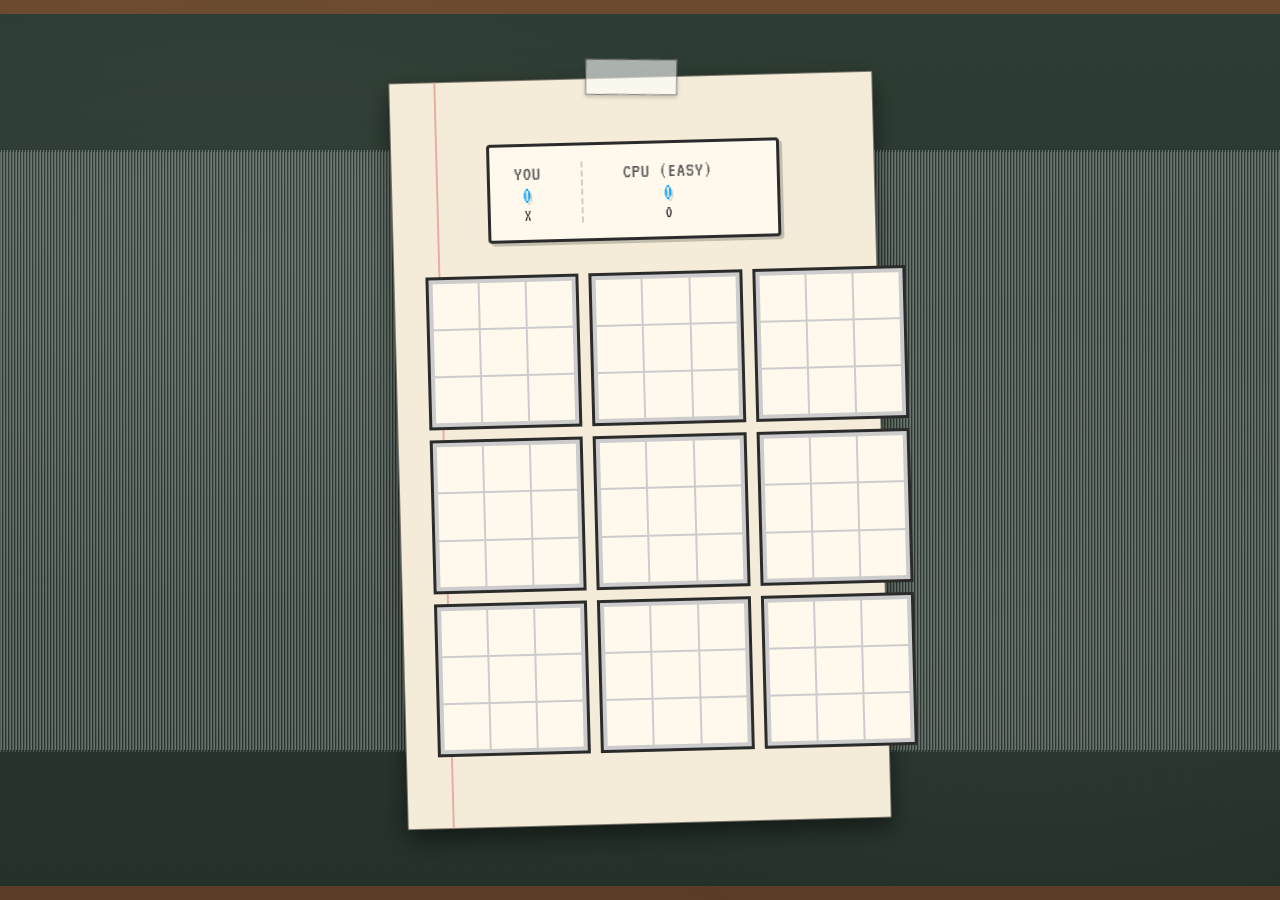
<file: PersonalJavaProject1-main/frontend/src/game.html>
<!DOCTYPE html>
<html lang="en">
<head>
  <meta charset="UTF-8">
  <title>MEGA TIC-TAC-TOE</title>
  <link rel="stylesheet" href="style.css">
</head>
<body>
  <div class="container">
    <h1 id="difficultyLabel"></h1>

    <div class="scoreboard" id="scoreboard">
      <div class="score-item">
        <span class="score-label" id = "scoreXLabel">Player X</span>
        <span class="score-value" id="scoreX">0</span>
        <span class="symbol-value" id="symbolX">X</span>

      </div>
      <div class="score-item">
        <span class="score-label" id="scoreOLabel">Player O</span>
        <span class="score-value" id="scoreO">0</span>
        <span class="symbol-value" id="symbolO">O</span>
      </div>
    </div>

    <div class="mega-board" id="megaBoard"></div>
    <p id="status"></p>
  </div>

  <div class="projector-overlay" id="projectorOverlay">
    <div class="projector-screen" id="projectorScreen">
      <h2 id="projectorMessage">Player X Wins!</h2>
      <div class="projector-scores">

        <div class="projector-score-item">
          <span id="projectorNameX">Player X</span>
          <span id="projectorScoreX">0</span>
        </div>

        <div class="projector-score-item">
          <span id="projectorNameO">Player O</span>
          <span id="projectorScoreO">0</span>
        </div>

      </div>
      <div class="projector-buttons">
        <button class="btn" id="restartBtn">Play Again</button>
        <a href="index.html" class="btn btn-secondary">Leave Game</a>
      </div>
    </div>
  </div>

  <script src="game.js"></script>
</body>
</html>
</file>
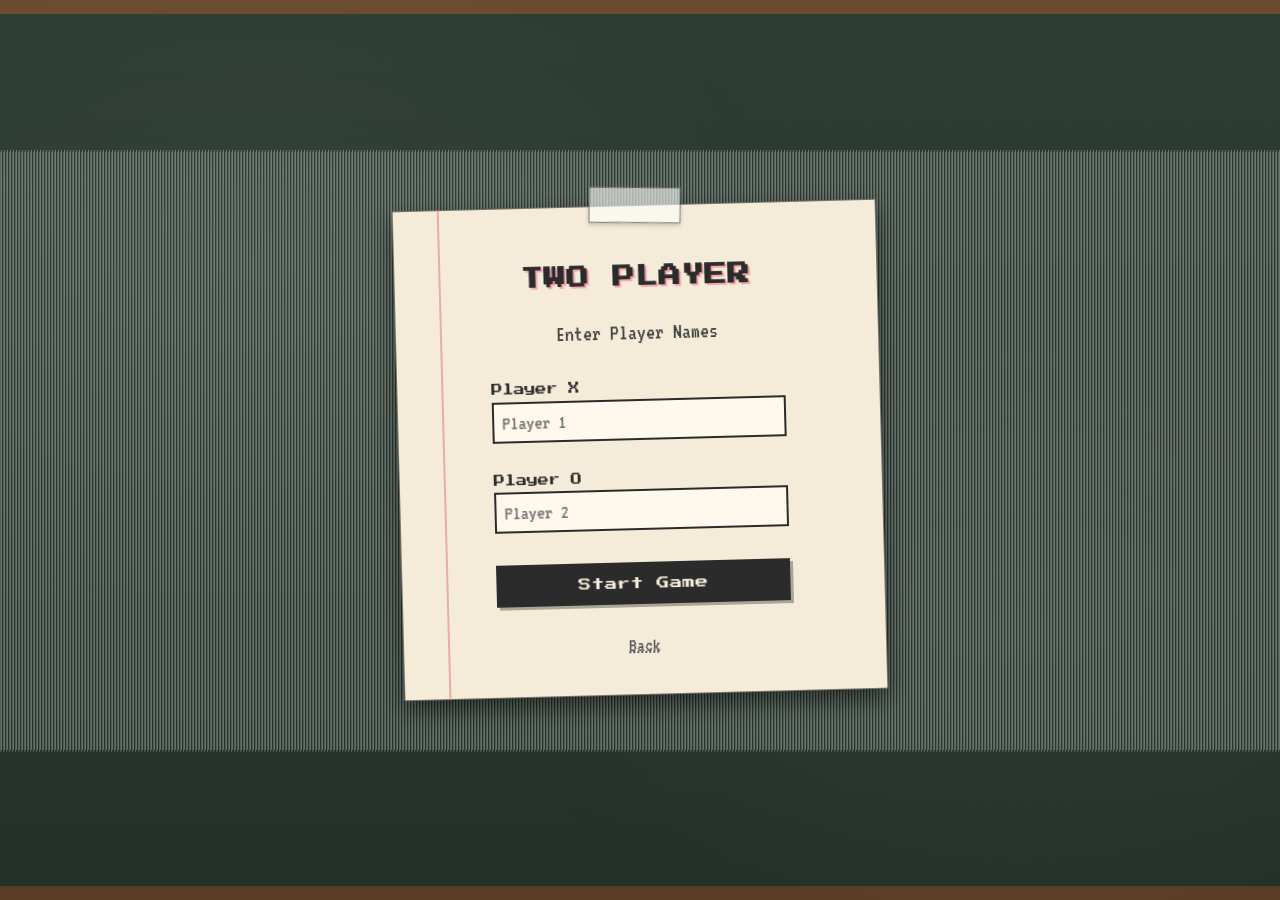
<file: PersonalJavaProject1-main/frontend/src/twoPlayer.html>
<!DOCTYPE html>
<html lang="en">
<head>
  <meta charset="UTF-8">
  <title>Two Player Mode</title>
  <link rel="stylesheet" href="style.css">
</head>
<body>
  <div class="container">
    <header>
      <h1>TWO PLAYER</h1>
      <p class="subtitle">Enter Player Names</p>
    </header>
    <main class="menu">
      <div class="name-field">
        <label for="playerX">Player X</label>
        <input type="text" id="playerX" placeholder="Player 1" maxlength="12">
      </div>

      <div class="name-field">
        <label for="playerO">Player O</label>
        <input type="text" id="playerO" placeholder="Player 2" maxlength="12">
      </div>

      <button id="startBtn" class="btn">Start Game</button>
    </main>

    <footer>
      <a href="index.html">Back</a>
    </footer>
  </div>

  <script src="twoPlayer.js"></script>
</body>
</html>
</file>
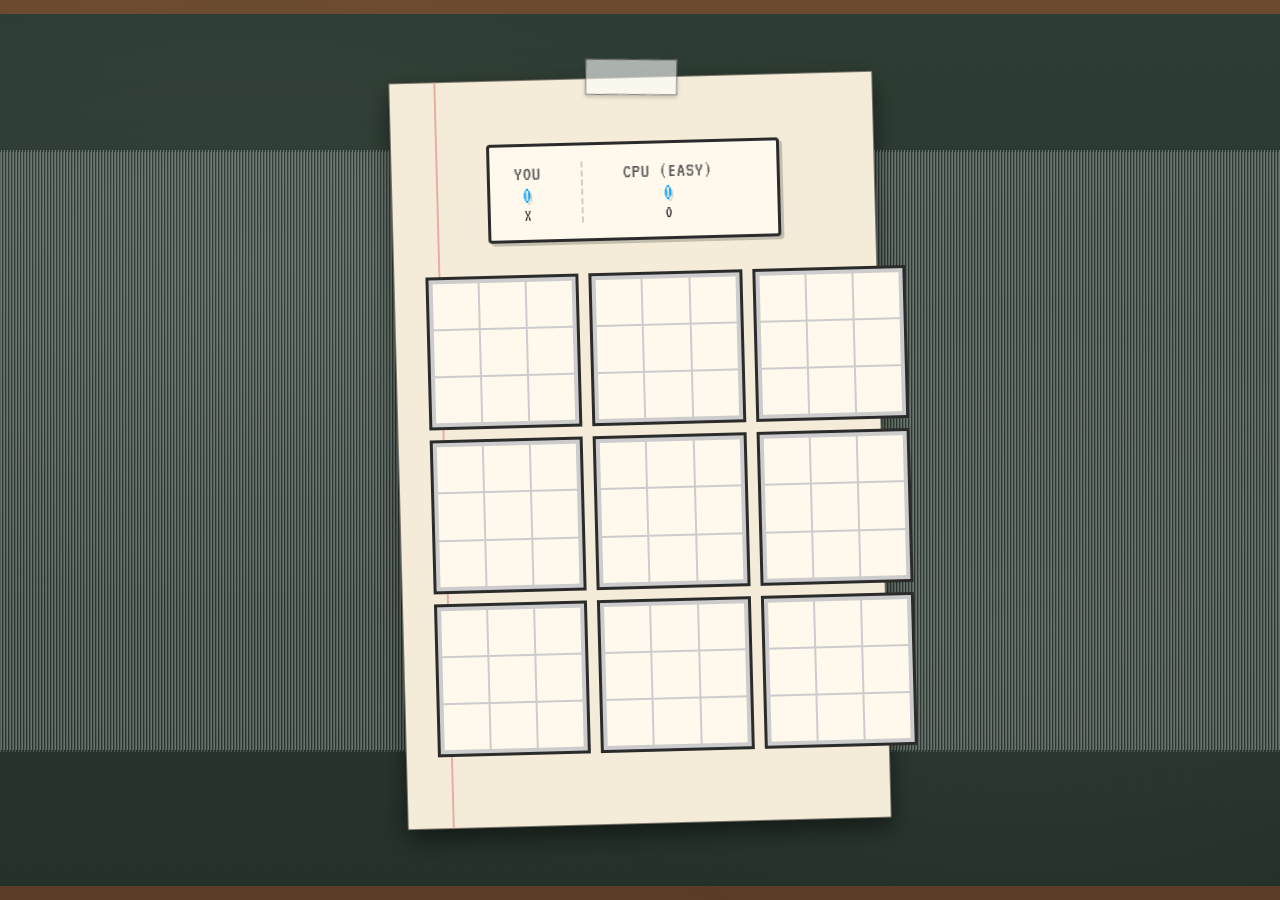
<file: PersonalJavaProject1-main/frontend/src/html/game.html>
<!DOCTYPE html>
<html lang="en">
<head>
  <meta charset="UTF-8">
  <title>MEGA TIC-TAC-TOE</title>
  <link rel="stylesheet" type="text/css" href="../css/style.css">
</head>
<body>
  <div class="container">
    <h1 id="difficultyLabel"></h1>

    <div class="scoreboard" id="scoreboard">
      <div class="score-item">
        <span class="score-label" id = "scoreXLabel">Player X</span>
        <span class="score-value" id="scoreX">0</span>
        <span class="symbol-value" id="symbolX">X</span>

      </div>
      <div class="score-item">
        <span class="score-label" id="scoreOLabel">Player O</span>
        <span class="score-value" id="scoreO">0</span>
        <span class="symbol-value" id="symbolO">O</span>
      </div>
    </div>

    <div class="mega-board" id="megaBoard"></div>
    <p id="status"></p>
  </div>

  <div class="projector-overlay" id="projectorOverlay">
    <div class="projector-screen" id="projectorScreen">
      <h2 id="projectorMessage">Player X Wins!</h2>
      <div class="projector-scores">

        <div class="projector-score-item">
          <span id="projectorNameX">Player X</span>
          <span id="projectorScoreX">0</span>
        </div>

        <div class="projector-score-item">
          <span id="projectorNameO">Player O</span>
          <span id="projectorScoreO">0</span>
        </div>

      </div>
      <div class="projector-buttons">
        <button class="btn" id="restartBtn">Play Again</button>
        <a href="index.html" class="btn btn-secondary">Leave Game</a>
      </div>
    </div>
  </div>

  <script src="../js/game.js"></script>  <!-- connects JS, always at the bottom -->
</body>
</html>
</file>
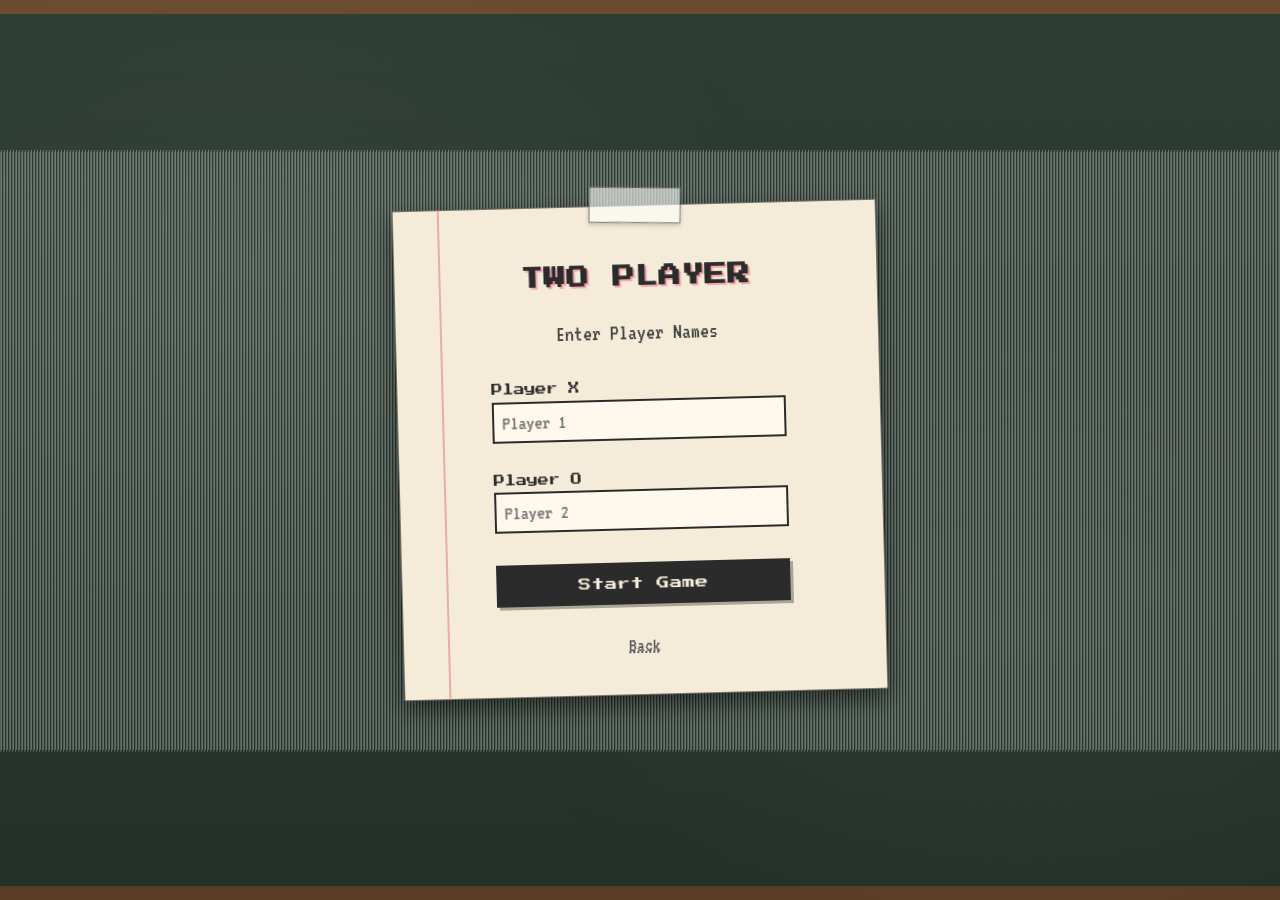
<file: PersonalJavaProject1-main/frontend/src/html/twoPlayer.html>
<!DOCTYPE html>
<html lang="en">
<head>
  <meta charset="UTF-8">
  <title>Two Player Mode</title>
  <link rel="stylesheet" type="text/css" href="../css/style.css">
</head>
<body>
  <div class="container">
    <header>
      <h1>TWO PLAYER</h1>
      <p class="subtitle">Enter Player Names</p>
    </header>
    <main class="menu">
      <div class="name-field">
        <label for="playerX">Player X</label>
        <input type="text" id="playerX" placeholder="Player 1" maxlength="12">
      </div>

      <div class="name-field">
        <label for="playerO">Player O</label>
        <input type="text" id="playerO" placeholder="Player 2" maxlength="12">
      </div>

      <button id="startBtn" class="btn">Start Game</button>
    </main>

    <footer>
      <a href="index.html">Back</a>
    </footer>
  </div>

  <script src="../js/twoPlayer.js"></script>  <!-- connects JS, always at the bottom -->
</body>
</html>
</file>
<file: PersonalJavaProject1-main/frontend/src/style.css>
/*imports the apis from google */
@import url('https://fonts.googleapis.com/css2?family=Press+Start+2P&family=VT323&display=swap');


/*FIXME: Organize the bodies in order and theme for easy access throughout the code */
body {
	background:
		radial-gradient(rgba(255, 255, 255, 0.3) 1px, transparent 1px),
		radial-gradient(rgba(255, 255, 255, 0.2) 1px, transparent 1px),
		linear-gradient(#2e3d33, #24312a);
	background-size: 3px, 3px, 5px, cover;
	background-position: 0 0, 2px 2px, center;
	color: #222;
	font-family: 'VT323', monospace;
	display: flex;
	justify-content: center;
	align-items: center;
	min-height: 100vh;
	margin: 0;

	border-top: 14px solid #6b4a2f;
	border-bottom: 14px solid #5a3d26;
	box-sizing: border-box;
}

body::before{
	content: "";
	position: fixed;
	inset: 0;
	background: 
		radial-gradient(ellipse at 20% 30%, rgba(255, 255, 255, 0.04), transparent 40%),
		radial-gradient(ellipse at 80% 70%, rgba(255, 255, 255, 0.03), transparent 40%);
	pointer-events: none;
}
/*board designs*/
.mega-board {
  display: grid;
  grid-template-columns: repeat(3, 1fr);
  grid-template-rows: repeat(3, 1fr);
  gap: 10px;
  width: 480px;
  margin: 2rem auto;
}

.mini-board {
  position: relative; /* needed so the overlay can be positioned inside it */
  display: grid;
  grid-template-columns: repeat(3, 1fr);
  grid-template-rows: repeat(3, 1fr);
  gap: 2px;
  background: #ccc;
  border: 3px solid #2b2b2b;
  padding: 4px;
}

/* highlights the mini-board the player must play in next */
.mini-board.active {
  border-color: #ffd166;
  box-shadow: 0 0 10px rgba(255, 209, 102, 0.6);
}

/* dims a mini-board once it's been won or tied */
.mini-board.won-X,
.mini-board.won-O,
.mini-board.tied {
  pointer-events: none;
}

.mini-board.won-X .cell,
.mini-board.won-O .cell,
.mini-board.tied .cell {
  opacity: 0.3;
}

.mini-board-overlay {
  position: absolute;
  inset: 0;
  display: flex;
  align-items: center;
  justify-content: center;
  font-family: 'Press Start 2P', cursive;
  font-size: 3.5rem;
  background: rgba(0, 0, 0, 0.15);
  pointer-events: none;
  z-index: 5;
}

.mini-board.won-X .mini-board-overlay {
  color: #ff004d;
}

.mini-board.won-O .mini-board-overlay {
  color: #00838f;
}

.mini-board.tied .mini-board-overlay {
  color: #754375;
  font-size: 2.5rem;
}

.cell {
  aspect-ratio: 1;
  background: #fff8ec;
  display: flex;
  align-items: center;
  justify-content: center;
  font-family: 'Press Start 2P', cursive;
  font-size: 1.2rem;
  cursor: pointer;
}

.cell:hover {
  background: #eee0c8;
}

.cell.taken {
  cursor: default;
}

.container{
	position: relative;
	width: 420px;
	padding: 2.5rem 2rem;
	text-align: center;
	background: 
		linear-gradient(#f4ecd8, #f4ecd8) padding-box,
		repeating-linear-gradient(to bottom, transparent 0, transparent 31px,
		#b9c9e0 32px);
	background-color: #f4ecd8;
	border-radius: 2px;
	box-shadow:
		0 10px 25px rgb(0, 0, 0, 0.5),
		inset 0 0 0 1px rgb(0, 0, 0, 0.5);
	transform: rotate(-1.5deg);
}

.container::before{
	content: "";
	position: absolute;
	top: 0;
	bottom: 0;
	left: 45px;
	width: 2px;
	background: #e0857e;
	opacity: 0.6;
}

.container::after{
	content: "";
	position: absolute;
	top: -18px;
	left: 50%;
	width: 90px;
	height: 34px;
	margin-left: -45px;
	background: rgb(255, 255, 255, 0.6);
	border: 1px solid rgb(0, 0, 0, 0.5);
	box-shadow: 0 2px 4px rgba(0, 0, 0, 0.2);
	transform: rotate(2deg);
}

.subtitle{
	font-size: 1.4rem;
	margin-bottom:  2rem;
	color: #444;
}

.menu{
	display: flex;
	flex-direction: column;
	gap: 1rem;
	align-items: center;
}

.btn{
	font-family: 'Press Start 2P', cursive;
  	font-size: 0.8rem;
  	color: #f4ecd8;
  	background: #2b2b2b;
  	text-decoration: none;
  	padding: 0.9rem 1.4rem;
	width: 70%;
  	border: none;
  	box-shadow: 3px 3px 0 rgb(0, 0, 0, 0.3);
  	transition: transform 0.1s;
}

.btn:hover{
	transform: translate(2px, 2px);
	box-shadow: 1px 1px 0 rgb(0, 0, 0, 0.3);
}
/*name fields for the two player mode */
.name-field {
  display: flex;
  flex-direction: column;
  gap: 0.4rem;
  width: 70%;
  margin-bottom: 1rem;
  text-align: left;
}

.name-field label {
  font-family: 'Press Start 2P', cursive;
  font-size: 0.7rem;
  color: #2b2b2b;
}

.name-field input {
  font-family: 'VT323', monospace;
  font-size: 1.3rem;
  padding: 0.5rem;
  border: 2px solid #2b2b2b;
  background: #fff8ec;
}

.name-field input:focus {
  outline: none;
  border-color: #ff004d;
}

.scoreboard{
	display: flex;
	justify-content: center;
	gap: 2.5rem;
	margin: 1.5rem auto;
	padding: 1rem 1.5rem;
	width: fit-content;
	background: #fff8ec;
	border: 3px solid #2b2b2b;
	border-radius: 4px;
	box-shadow: 3px 3px 0 rgb(0, 0, 0, 0.2);
}

.score-item{
	display: flex;
	flex-direction: column;
	align-items: center;
	font-family: 'VT323', monospace;
}

.score-label{
	font-family: 'VT323', monospace;
	font-size: 1.3rem;
	color: #555;
	text-transform: uppercase;
	letter-spacing: 1px;
}

.score-value{
	font-family: 'Pres Start 2P' cursive;
	font-size: 1.5rem;
	color: #00a6ff;
	text-shadow: 2px 2px 0 rgb(0, 0, 0, 0.15);
}

.scoreboard::after{
	content: ""
}

.score-item:not(:last-child) {
  border-right: 2px dashed #ccc;
  padding-right: 2.5rem;
}

header h1{
	font-family: 'Press Start 2P', cursive;
  	font-size: 1.4rem;
  	color: #2b2b2b;
  	text-shadow: 2px 2px 0 rgb(255, 0,77, 0.3);
  	letter-spacing: 1px;
  	margin-bottom: 1rem;
	line-height: 1.6;
}

.projector-overlay{
	position: fixed;
  	inset: 0;
  	background: rgba(0, 0, 0, 0.6);
  	display: none;
  	align-items: flex-start;
  	justify-content: center;
  	z-index: 100;
}

.projector-overlay.visible {
  display: flex;
}

.projector-screen {
  background: #f4ecd8;
  border: 4px solid #2b2b2b;
  border-top: none;
  border-radius: 0 0 8px 8px;
  padding: 2rem 2.5rem;
  width: 90%;
  max-width: 420px;
  text-align: center;
  box-shadow: 0 10px 30px rgba(0, 0, 0, 0.5);
  transform: translateY(-100%);
  animation: dropDown 0.6s cubic-bezier(0.34, 1.56, 0.64, 1) forwards;
}

@keyframes dropDown {
  to { transform: translateY(0); }
}

.projector-screen h2 {
  font-family: 'Press Start 2P', cursive;
  font-size: 1.3rem;
  color: #2b2b2b;
  margin-bottom: 1.5rem;
  line-height: 1.6;
}

.projector-scores {
  display: flex;
  justify-content: center;
  gap: 2.5rem;
  margin-bottom: 2rem;
}

.projector-score-item {
  display: flex;
  flex-direction: column;
  align-items: center;
  font-family: 'VT323', monospace;
  font-size: 1.3rem;
  color: #444;
}

.projector-score-item span:last-child {
  font-family: 'Press Start 2P', cursive;
  font-size: 1.6rem;
  color: #ff004d;
  margin-top: 0.4rem;
}

.projector-buttons {
  display: flex;
  flex-direction: column;
  gap: 0.8rem;
  align-items: center;
}

.btn-secondary {
  background: #888;
}

.btn.locked {
  background: #999;
  color: #ddd;
  cursor: not-allowed;
  box-shadow: none;
  pointer-events: none;
}

footer{
	margin-top: 2rem;
	display: flex;
	gap: 1.2rem;
	justify-content: center;
	font-size: 1.2rem;
}

footer a{
	color: #555;
	text-decoration: underline dotted;

}

footer a:hover{
	color: #ff004d;
}

h2 {
	font-size: 1.3em;
	text-align: center;
	color: #555;
}

p {
    font-size: 18px;
    color: #000000;
    text-align: center;
    line-height: 1.5;
    margin: 20px 0;
}

a {
	text-align: center;
}
</file>
<file: PersonalJavaProject1-main/frontend/src/css/style.css>
/*imports the apis from google */
@import url('https://fonts.googleapis.com/css2?family=Press+Start+2P&family=VT323&display=swap');


/*FIXME: Organize the bodies in order and theme for easy access throughout the code */
body {
	background:
		radial-gradient(rgba(255, 255, 255, 0.3) 1px, transparent 1px),
		radial-gradient(rgba(255, 255, 255, 0.2) 1px, transparent 1px),
		linear-gradient(#2e3d33, #24312a);
	background-size: 3px, 3px, 5px, cover;
	background-position: 0 0, 2px 2px, center;
	color: #222;
	font-family: 'VT323', monospace;
	display: flex;
	justify-content: center;
	align-items: center;
	min-height: 100vh;
	margin: 0;

	border-top: 14px solid #6b4a2f;
	border-bottom: 14px solid #5a3d26;
	box-sizing: border-box;
}

body::before{
	content: "";
	position: fixed;
	inset: 0;
	background: 
		radial-gradient(ellipse at 20% 30%, rgba(255, 255, 255, 0.04), transparent 40%),
		radial-gradient(ellipse at 80% 70%, rgba(255, 255, 255, 0.03), transparent 40%);
	pointer-events: none;
}
/*board designs*/
.mega-board {
  display: grid;
  grid-template-columns: repeat(3, 1fr);
  grid-template-rows: repeat(3, 1fr);
  gap: 10px;
  width: 480px;
  margin: 2rem auto;
}

.mini-board {
  position: relative; /* needed so the overlay can be positioned inside it */
  display: grid;
  grid-template-columns: repeat(3, 1fr);
  grid-template-rows: repeat(3, 1fr);
  gap: 2px;
  background: #ccc;
  border: 3px solid #2b2b2b;
  padding: 4px;
}

/* highlights the mini-board the player must play in next */
.mini-board.active {
  border-color: #ffd166;
  box-shadow: 0 0 10px rgba(255, 209, 102, 0.6);
}

/* dims a mini-board once it's been won or tied */
.mini-board.won-X,
.mini-board.won-O,
.mini-board.tied {
  pointer-events: none;
}

.mini-board.won-X .cell,
.mini-board.won-O .cell,
.mini-board.tied .cell {
  opacity: 0.3;
}

.mini-board-overlay {
  position: absolute;
  inset: 0;
  display: flex;
  align-items: center;
  justify-content: center;
  font-family: 'Press Start 2P', cursive;
  font-size: 3.5rem;
  background: rgba(0, 0, 0, 0.15);
  pointer-events: none;
  z-index: 5;
}

.mini-board.won-X .mini-board-overlay {
  color: #ff004d;
}

.mini-board.won-O .mini-board-overlay {
  color: #00838f;
}

.mini-board.tied .mini-board-overlay {
  color: #754375;
  font-size: 2.5rem;
}

.cell {
  aspect-ratio: 1;
  background: #fff8ec;
  display: flex;
  align-items: center;
  justify-content: center;
  font-family: 'Press Start 2P', cursive;
  font-size: 1.2rem;
  cursor: pointer;
}

.cell:hover {
  background: #eee0c8;
}

.cell.taken {
  cursor: default;
}

.container{
	position: relative;
	width: 420px;
	padding: 2.5rem 2rem;
	text-align: center;
	background: 
		linear-gradient(#f4ecd8, #f4ecd8) padding-box,
		repeating-linear-gradient(to bottom, transparent 0, transparent 31px,
		#b9c9e0 32px);
	background-color: #f4ecd8;
	border-radius: 2px;
	box-shadow:
		0 10px 25px rgb(0, 0, 0, 0.5),
		inset 0 0 0 1px rgb(0, 0, 0, 0.5);
	transform: rotate(-1.5deg);
}

.container::before{
	content: "";
	position: absolute;
	top: 0;
	bottom: 0;
	left: 45px;
	width: 2px;
	background: #e0857e;
	opacity: 0.6;
}

.container::after{
	content: "";
	position: absolute;
	top: -18px;
	left: 50%;
	width: 90px;
	height: 34px;
	margin-left: -45px;
	background: rgb(255, 255, 255, 0.6);
	border: 1px solid rgb(0, 0, 0, 0.5);
	box-shadow: 0 2px 4px rgba(0, 0, 0, 0.2);
	transform: rotate(2deg);
}

.subtitle{
	font-size: 1.4rem;
	margin-bottom:  2rem;
	color: #444;
}

.menu{
	display: flex;
	flex-direction: column;
	gap: 1rem;
	align-items: center;
}

.btn{
	font-family: 'Press Start 2P', cursive;
  	font-size: 0.8rem;
  	color: #f4ecd8;
  	background: #2b2b2b;
  	text-decoration: none;
  	padding: 0.9rem 1.4rem;
	width: 70%;
  	border: none;
  	box-shadow: 3px 3px 0 rgb(0, 0, 0, 0.3);
  	transition: transform 0.1s;
}

.btn:hover{
	transform: translate(2px, 2px);
	box-shadow: 1px 1px 0 rgb(0, 0, 0, 0.3);
}
/*name fields for the two player mode */
.name-field {
  display: flex;
  flex-direction: column;
  gap: 0.4rem;
  width: 70%;
  margin-bottom: 1rem;
  text-align: left;
}

.name-field label {
  font-family: 'Press Start 2P', cursive;
  font-size: 0.7rem;
  color: #2b2b2b;
}

.name-field input {
  font-family: 'VT323', monospace;
  font-size: 1.3rem;
  padding: 0.5rem;
  border: 2px solid #2b2b2b;
  background: #fff8ec;
}

.name-field input:focus {
  outline: none;
  border-color: #ff004d;
}

.scoreboard{
	display: flex;
	justify-content: center;
	gap: 2.5rem;
	margin: 1.5rem auto;
	padding: 1rem 1.5rem;
	width: fit-content;
	background: #fff8ec;
	border: 3px solid #2b2b2b;
	border-radius: 4px;
	box-shadow: 3px 3px 0 rgb(0, 0, 0, 0.2);
}

.score-item{
	display: flex;
	flex-direction: column;
	align-items: center;
	font-family: 'VT323', monospace;
}

.score-label{
	font-family: 'VT323', monospace;
	font-size: 1.3rem;
	color: #555;
	text-transform: uppercase;
	letter-spacing: 1px;
}

.score-value{
	font-family: 'Pres Start 2P' cursive;
	font-size: 1.5rem;
	color: #00a6ff;
	text-shadow: 2px 2px 0 rgb(0, 0, 0, 0.15);
}

.scoreboard::after{
	content: ""
}

.score-item:not(:last-child) {
  border-right: 2px dashed #ccc;
  padding-right: 2.5rem;
}

header h1{
	font-family: 'Press Start 2P', cursive;
  	font-size: 1.4rem;
  	color: #2b2b2b;
  	text-shadow: 2px 2px 0 rgb(255, 0,77, 0.3);
  	letter-spacing: 1px;
  	margin-bottom: 1rem;
	line-height: 1.6;
}

.projector-overlay{
	position: fixed;
  	inset: 0;
  	background: rgba(0, 0, 0, 0.6);
  	display: none;
  	align-items: flex-start;
  	justify-content: center;
  	z-index: 100;
}

.projector-overlay.visible {
  display: flex;
}

.projector-screen {
  background: #f4ecd8;
  border: 4px solid #2b2b2b;
  border-top: none;
  border-radius: 0 0 8px 8px;
  padding: 2rem 2.5rem;
  width: 90%;
  max-width: 420px;
  text-align: center;
  box-shadow: 0 10px 30px rgba(0, 0, 0, 0.5);
  transform: translateY(-100%);
  animation: dropDown 0.6s cubic-bezier(0.34, 1.56, 0.64, 1) forwards;
}

@keyframes dropDown {
  to { transform: translateY(0); }
}

.projector-screen h2 {
  font-family: 'Press Start 2P', cursive;
  font-size: 1.3rem;
  color: #2b2b2b;
  margin-bottom: 1.5rem;
  line-height: 1.6;
}

.projector-scores {
  display: flex;
  justify-content: center;
  gap: 2.5rem;
  margin-bottom: 2rem;
}

.projector-score-item {
  display: flex;
  flex-direction: column;
  align-items: center;
  font-family: 'VT323', monospace;
  font-size: 1.3rem;
  color: #444;
}

.projector-score-item span:last-child {
  font-family: 'Press Start 2P', cursive;
  font-size: 1.6rem;
  color: #ff004d;
  margin-top: 0.4rem;
}

.projector-buttons {
  display: flex;
  flex-direction: column;
  gap: 0.8rem;
  align-items: center;
}

.btn-secondary {
  background: #888;
}

.btn.locked {
  background: #1a1a1a;
  color: #444;
  cursor: not-allowed;
  box-shadow: none;
  font-size: 1.4rem; /* make the "?" a bit bigger/centered-feeling */
  letter-spacing: 0;
}

.mode-row {
  display: flex;
  flex-direction: column;
  align-items: center;
  gap: 0.3rem;
  width: 70%;
}

.mode-row .btn {
  width: 100%;
}

.stars {
  height: 24px; /* keeps buttons from moving */
  display: flex;
  justify-content: center;
  gap: 3px;
}

.star {
  font-size: 1.4rem;
  display: inline-block;
  position: relative;
}

.star.bronze {
  color: #cd7f32;
  text-shadow: 0 0 5px rgba(205, 127, 50, 0.5);
}

.star.silver {
  color: #a2a2a2;
  text-shadow: 0 0 5px rgba(160, 160, 160, 0.6);
}

.star.gold {
  -webkit-background-clip: text;
  background: linear-gradient(190deg, #fff4ab 0%, #ffd700 40%, #b8860b 100%);
  background-clip: text;
  color: transparent;
  text-shadow: 0 0 6px rgba(251, 255, 0, 0.653);
  filter: drop-shadow(0 1px 1px rgba(0, 0, 0, 0.3));
}

.star.platinum {
  background: linear-gradient(180deg, #dddcdcfc 0%, #bdbcbaef 35%, #8c8c8f 70%, #6d6d6e 100%);
  -webkit-background-clip: text;
  background-clip: text;
  color: transparent;
  text-shadow: 0 0 8px rgba(233, 230, 230, 0.818);
  filter: drop-shadow(0 1px 1px rgba(0, 0, 0, 0.4));
}

.star.platinum {
  animation: platinumShine 2s ease-in-out infinite;
}

@keyframes platinumShine {
  0%, 100% { filter: drop-shadow(0 1px 1px rgba(0,0,0,0.4)) brightness(1); }
  50% { filter: drop-shadow(0 1px 3px rgba(255, 255, 255, 0.426)) brightness(1.3); }
}

.star.diamond {
  background: linear-gradient(
    180deg,
    #ffffff 0%,
    #c8f7ff 25%,
    #67d8ff 60%,
    #0088ff 100%
  );

  -webkit-background-clip: text;
  background-clip: text;
  color: transparent;

  text-shadow: 0 0 10px rgba(80,200,255,.8);

  animation: diamondShine 2s ease-in-out infinite;
}

@keyframes diamondShine {
  0%,100%{
    filter: brightness(1);
  }
  50%{
    filter: brightness(1.5);
  }
}

.star.black-diamond {
  background: linear-gradient(
    120deg,
    #000000 0%,
    #1a1a1a 18%,
    #3d4d63 32%,
    #d8ebff 50%,   /* reflection */
    #3d4d63 58%,
    #111111 75%,
    #000000 100%
  );

  background-size: 250% 100%;
  background-position: -150% 0;

  -webkit-background-clip: text;
  background-clip: text;
  color: transparent;

  text-shadow:
    0 0 2px rgba(255,255,255,0.15),
    0 0 6px rgba(110,170,255,0.25),
    0 0 10px rgba(40,90,255,0.15);

  filter: drop-shadow(0 1px 2px rgba(0,0,0,.6));

  animation:
    blackDiamondShine 2.5s linear infinite,
    blackDiamondFloat 3s ease-in-out infinite;
}

@keyframes blackDiamondShine {
  0% {
    background-position: -150% 0;
  }

  100% {
    background-position: 250% 0;
  }
}

@keyframes blackDiamondFloat {
  0%, 100% {
    transform: translateY(0);
  }

  50% {
    transform: translateY(-3px);
  }
}

footer{
	margin-top: 2rem;
	display: flex;
	gap: 1.2rem;
	justify-content: center;
	font-size: 1.2rem;
}

footer a{
	color: #555;
	text-decoration: underline dotted;

}

footer a:hover{
	color: #ff004d;
}

h2 {
	font-size: 1.3em;
	text-align: center;
	color: #555;
}

p {
    font-size: 18px;
    color: #000000;
    text-align: center;
    line-height: 1.5;
    margin: 20px 0;
}

a {
	text-align: center;
}
</file>
